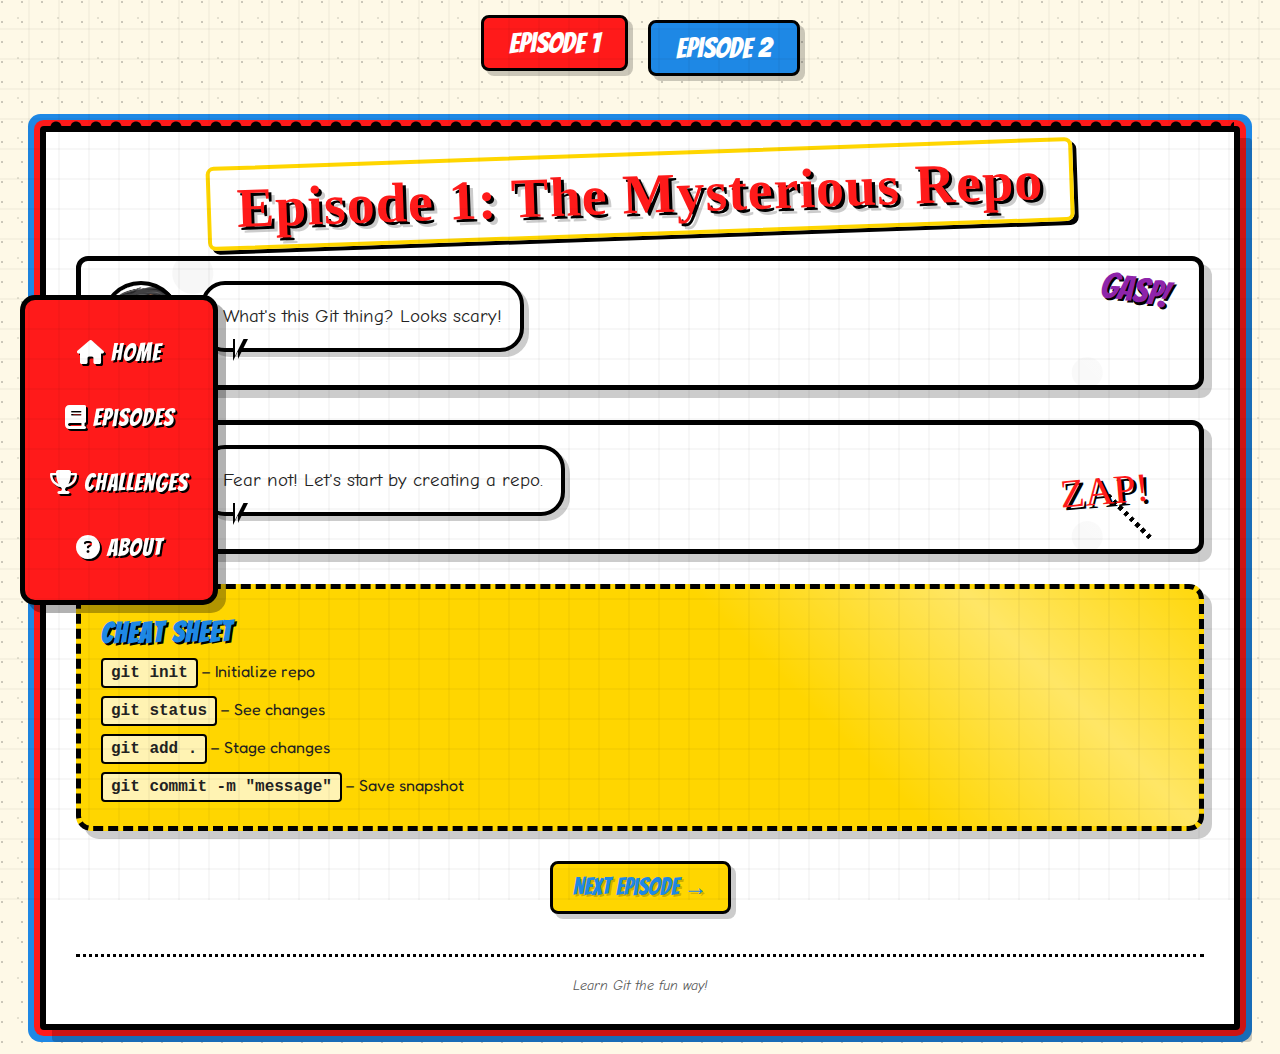
<file: episode2.html>
<!DOCTYPE html>
<html lang="en">
  <head>
    <meta charset="UTF-8" />
    <meta name="viewport" content="width=device-width, initial-scale=1.0" />
    <title>Git Comic - Enhanced Style</title>
    <link
      rel="stylesheet"
      href="https://cdnjs.cloudflare.com/ajax/libs/font-awesome/6.4.0/css/all.min.css"
    />
    <style>
      /* style.css - Enhanced Comic Book Theme */
      @import url("https://fonts.googleapis.com/css2?family=Comic+Neue:wght@700&family=Bangers&display=swap");
      @import url("https://fonts.googleapis.com/css2?family=Fredoka+One&family=Permanent+Marker&display=swap");

      :root {
        --primary-red: #ff1a1a;
        --primary-blue: #1e88e5;
        --primary-yellow: #ffd600;
        --accent-orange: #ff7b25;
        --accent-purple: #8e24aa;
      }

      * {
        box-sizing: border-box;
        margin: 0;
        padding: 0;
      }

      body {
        font-family: "Comic Neue", cursive;
        background: #fef9e7;
        background-image: radial-gradient(
            circle at 2px 2px,
            rgba(0, 0, 0, 0.2) 1px,
            transparent 0
          ),
          radial-gradient(
            circle at 18px 18px,
            rgba(0, 0, 0, 0.1) 1px,
            transparent 0
          );
        background-size: 20px 20px, 40px 40px;
        margin: 0;
        padding: 20px;
        color: #222;
        position: relative;
        overflow-x: hidden;
        min-height: 100vh;
      }

      body::before {
        content: "";
        position: fixed;
        top: 0;
        left: 0;
        right: 0;
        bottom: 0;
        background: linear-gradient(
            90deg,
            transparent 95%,
            rgba(0, 0, 0, 0.03) 95%
          ),
          linear-gradient(transparent 95%, rgba(0, 0, 0, 0.03) 95%);
        background-size: 30px 30px;
        pointer-events: none;
        z-index: 1000;
      }

      .container {
        max-width: 1200px;
        margin: 0 auto;
        display: flex;
        flex-direction: column;
        gap: 30px;
      }

      /* Comic Container with Ripped Paper Effect */
      .comic-container {
        width: 100%;
        padding: 30px;
        border: 6px solid #000;
        border-radius: 4px;
        background: #fff;
        box-shadow: 12px 12px 0 rgba(0, 0, 0, 0.2), 0 0 0 6px var(--primary-red),
          0 0 0 12px var(--primary-blue);
        position: relative;
        z-index: 1;
      }

      .comic-container::before,
      .comic-container::after {
        content: "";
        position: absolute;
        height: 20px;
        background: transparent;
        left: 0;
        right: 0;
        background-size: 20px 20px;
        background-position: 0 0;
        z-index: 2;
      }

      .comic-container::before {
        top: -20px;
        background-image: radial-gradient(
            circle at 10px 15px,
            #000 5px,
            transparent 6px
          ),
          radial-gradient(circle at 30px 15px, #000 5px, transparent 6px);
      }

      .comic-container::after {
        bottom: -20px;
        background-image: radial-gradient(
            circle at 20px -5px,
            #000 5px,
            transparent 6px
          ),
          radial-gradient(circle at 40px -5px, #000 5px, transparent 6px);
      }

      /* Comic Title */
      .comic-title {
        font-family: "Permanent Marker", cursive;
        font-size: 3.5rem;
        text-align: center;
        color: var(--primary-red);
        text-shadow: 3px 3px 0 #000, 6px 6px 0 rgba(0, 0, 0, 0.2);
        margin-bottom: 30px;
        letter-spacing: 1px;
        position: relative;
        display: inline-block;
        left: 50%;
        transform: translateX(-50%) rotate(-2deg);
        padding: 0 20px;
      }

      .comic-title::before {
        content: "";
        position: absolute;
        top: -10px;
        left: -10px;
        right: -10px;
        bottom: -10px;
        border: 4px solid var(--primary-yellow);
        border-radius: 8px;
        z-index: -1;
        background: rgba(255, 255, 255, 0.7);
        box-shadow: 4px 4px 0 #000;
      }

      /* Panels */
      .panel {
        display: flex;
        align-items: flex-start;
        margin-bottom: 30px;
        border: 5px solid #000;
        border-radius: 12px;
        background: #fff;
        padding: 20px;
        box-shadow: 8px 8px 0 rgba(0, 0, 0, 0.2);
        position: relative;
        overflow: hidden;
        background-image: radial-gradient(
            circle at 10% 10%,
            rgba(0, 0, 0, 0.03) 20px,
            transparent 21px
          ),
          radial-gradient(
            circle at 90% 90%,
            rgba(0, 0, 0, 0.03) 15px,
            transparent 16px
          );
      }

      .panel::before {
        content: "";
        position: absolute;
        top: 0;
        left: 0;
        right: 0;
        bottom: 0;
        background: linear-gradient(
          45deg,
          rgba(255, 255, 255, 0) 40%,
          rgba(255, 255, 255, 0.5) 50%,
          rgba(255, 255, 255, 0) 60%
        );
        background-size: 200% 200%;
        animation: shine 3s infinite linear;
        pointer-events: none;
        z-index: 2;
      }

      @keyframes shine {
        0% {
          background-position: -100% -100%;
        }
        100% {
          background-position: 100% 100%;
        }
      }

      /* Character Avatar */
      .avatar {
        flex-shrink: 0;
        margin-right: 20px;
        position: relative;
        z-index: 3;
      }

      .avatar img {
        width: 80px;
        height: 80px;
        border: 4px solid #000;
        border-radius: 50%;
        background: #fff;
        box-shadow: 5px 5px 0 rgba(0, 0, 0, 0.2);
        filter: drop-shadow(3px 3px 0 #000);
        transition: transform 0.3s ease;
      }

      .avatar img:hover {
        transform: scale(1.05) rotate(5deg);
      }

      /* Speech Bubble */
      .bubble {
        background: #fff;
        border: 4px solid #000;
        border-radius: 24px;
        padding: 18px;
        font-size: 1.2rem;
        line-height: 1.4;
        position: relative;
        box-shadow: 5px 5px 0 rgba(0, 0, 0, 0.2);
        max-width: 70%;
        z-index: 3;
      }

      /* Speech bubble tail */
      .bubble::after {
        content: "";
        position: absolute;
        bottom: -20px;
        left: 30px;
        border: 12px solid transparent;
        border-top: 20px solid #fff;
        border-right-width: 10px;
        border-left-width: 0;
        filter: drop-shadow(3px 3px 0 #000);
      }

      .bubble::before {
        content: "";
        position: absolute;
        bottom: -25px;
        left: 28px;
        border: 12px solid transparent;
        border-top: 22px solid #000;
        border-right-width: 11px;
        border-left-width: 0;
        z-index: -1;
      }

      /* Different colored bubbles for different characters */
      .student .bubble {
        background: #e1f5fe;
        border-color: #01579b;
      }

      .student .bubble::after {
        border-top-color: #e1f5fe;
      }

      .guru .bubble {
        background: #fff9c4;
        border-color: #f57f17;
      }

      .guru .bubble::after {
        border-top-color: #fff9c4;
      }

      /* Cheat Sheet Box */
      .cheatsheet {
        background: var(--primary-yellow);
        border: 5px dashed #000;
        border-radius: 15px;
        padding: 20px;
        margin-top: 30px;
        font-family: "Fredoka One", cursive;
        font-size: 1rem;
        box-shadow: 8px 8px 0 rgba(0, 0, 0, 0.2);
        position: relative;
        overflow: hidden;
        z-index: 3;
      }

      .cheatsheet::before {
        content: "";
        position: absolute;
        top: 0;
        left: 0;
        right: 0;
        bottom: 0;
        background: linear-gradient(
          45deg,
          transparent 40%,
          rgba(255, 255, 255, 0.4) 50%,
          transparent 60%
        );
        background-size: 200% 200%;
        animation: shine 4s infinite linear;
      }

      .cheatsheet h3 {
        font-family: "Bangers", cursive;
        font-size: 1.8rem;
        margin-bottom: 15px;
        color: var(--primary-blue);
        text-shadow: 2px 2px 0 #000;
        letter-spacing: 1px;
        transform: rotate(-1deg);
      }

      .cheatsheet code {
        background: rgba(255, 255, 255, 0.7);
        padding: 4px 8px;
        border-radius: 4px;
        border: 2px solid #000;
        font-weight: bold;
        display: inline-block;
        margin: 4px 0;
      }

      /* Sidebar Navigation */
      .sidebar {
        position: fixed;
        left: 20px;
        top: 50%;
        transform: translateY(-50%);
        background: var(--primary-red);
        padding: 20px 15px;
        border: 5px solid #000;
        border-radius: 15px;
        box-shadow: 8px 8px 0 rgba(0, 0, 0, 0.3);
        z-index: 100;
        display: flex;
        flex-direction: column;
      }

      .sidebar a {
        display: block;
        margin: 15px 0;
        text-decoration: none;
        font-family: "Bangers", cursive;
        font-size: 1.5rem;
        color: #fff;
        text-shadow: 2px 2px 0 #000;
        transition: all 0.3s ease;
        letter-spacing: 1px;
        position: relative;
        padding: 5px 10px;
        text-align: center;
      }

      .sidebar a:hover {
        transform: scale(1.1) translateX(5px);
        color: var(--primary-yellow);
      }

      .sidebar a::before {
        content: "★";
        position: absolute;
        left: -15px;
        top: 50%;
        transform: translateY(-50%);
        opacity: 0;
        transition: opacity 0.3s ease;
      }

      .sidebar a:hover::before {
        opacity: 1;
      }

      /* Episode Footer */
      .footer {
        text-align: center;
        margin-top: 40px;
        font-size: 0.9rem;
        color: #555;
        font-style: italic;
        border-top: 3px dotted #000;
        padding-top: 20px;
      }

      /* Action words */
      .action-text {
        font-family: "Permanent Marker", cursive;
        font-size: 2.5rem;
        color: var(--primary-red);
        text-shadow: 3px 3px 0 #000;
        transform: rotate(-5deg);
        display: inline-block;
        margin: 15px 0;
        animation: pulse 1.5s infinite alternate;
        position: absolute;
        z-index: 4;
      }

      @keyframes pulse {
        from {
          transform: rotate(-5deg) scale(1);
        }
        to {
          transform: rotate(-5deg) scale(1.1);
        }
      }

      /* Motion lines */
      .motion-lines {
        position: absolute;
        height: 5px;
        background: repeating-linear-gradient(
          to right,
          #000,
          #000 4px,
          transparent 4px,
          transparent 8px
        );
        z-index: 2;
      }

      /* Comic sound effects */
      .sound-effect {
        position: absolute;
        font-family: "Bangers", cursive;
        font-size: 2.2rem;
        color: var(--accent-purple);
        text-shadow: 2px 2px 0 #000;
        transform: rotate(10deg);
        z-index: 4;
        animation: wobble 0.5s infinite alternate;
      }

      @keyframes wobble {
        from {
          transform: rotate(8deg) scale(1);
        }
        to {
          transform: rotate(12deg) scale(1.1);
        }
      }

      /* Page turn effect for navigation */
      .nav {
        display: flex;
        justify-content: center;
        gap: 20px;
        margin-top: 30px;
      }

      .nav a {
        display: inline-block;
        font-family: "Bangers", cursive;
        font-size: 1.5rem;
        color: var(--primary-blue);
        text-decoration: none;
        text-shadow: 2px 2px 0 rgba(0, 0, 0, 0.2);
        padding: 10px 20px;
        border: 3px solid #000;
        border-radius: 8px;
        background: var(--primary-yellow);
        box-shadow: 5px 5px 0 rgba(0, 0, 0, 0.2);
        transition: all 0.3s ease;
      }

      .nav a:hover {
        transform: translateY(-5px) rotate(3deg);
        box-shadow: 8px 8px 0 rgba(0, 0, 0, 0.2);
      }

      /* Episode container */
      .episode {
        display: none;
      }

      .episode.active {
        display: block;
      }

      /* Responsive adjustments */
      @media (max-width: 768px) {
        .comic-container {
          margin: 20px;
          padding: 20px;
        }

        .sidebar {
          position: relative;
          top: auto;
          left: auto;
          transform: none;
          margin: 20px auto;
          width: 90%;
          display: flex;
          flex-direction: row;
          justify-content: space-around;
        }

        .sidebar a {
          margin: 0 5px;
        }

        .bubble {
          max-width: 60%;
          font-size: 1rem;
        }

        .comic-title {
          font-size: 2.5rem;
        }
      }

      /* Episode selector */
      .episode-selector {
        display: flex;
        justify-content: center;
        margin-bottom: 20px;
        gap: 20px;
      }

      .episode-btn {
        font-family: "Bangers", cursive;
        font-size: 1.8rem;
        padding: 10px 25px;
        background: var(--primary-blue);
        color: white;
        border: 3px solid #000;
        border-radius: 8px;
        cursor: pointer;
        box-shadow: 5px 5px 0 rgba(0, 0, 0, 0.2);
        transition: all 0.3s ease;
      }

      .episode-btn:hover {
        transform: translateY(-5px);
        background: var(--primary-red);
      }

      .episode-btn.active {
        background: var(--primary-red);
        transform: translateY(-5px);
      }
    </style>
  </head>
  <body>
    <div class="container">
      <div class="episode-selector">
        <button class="episode-btn active" data-episode="1">Episode 1</button>
        <button class="episode-btn" data-episode="2">Episode 2</button>
      </div>

      <!-- Episode 1 -->
      <div class="episode active" id="episode1">
        <div class="comic-container">
          <h1 class="comic-title">Episode 1: The Mysterious Repo</h1>

          <!-- Scene 1 -->
          <div class="panel">
            <div class="avatar">
              <img src="assets/ckid.jpg" alt="Student Avatar" />
            </div>
            <div class="bubble student">
              What's this Git thing? Looks scary!
            </div>
            <div class="sound-effect" style="top: 10px; right: 30px">GASP!</div>
          </div>

          <!-- Scene 2 -->
          <div class="panel">
            <div class="avatar">
              <img
                src="assets/teacher-removebg-preview.png"
                alt="Guru Avatar"
              />
            </div>
            <div class="bubble guru">
              Fear not! Let's start by creating a repo.
            </div>
            <div class="action-text" style="right: 50px; bottom: 20px">
              ZAP!
            </div>
            <div
              class="motion-lines"
              style="
                width: 60px;
                bottom: 30px;
                right: 40px;
                transform: rotate(45deg);
              "
            ></div>
          </div>

          <div class="cheatsheet">
            <h3>Cheat Sheet</h3>
            <code>git init</code> – Initialize repo<br />
            <code>git status</code> – See changes<br />
            <code>git add .</code> – Stage changes<br />
            <code>git commit -m "message"</code> – Save snapshot
          </div>

          <!-- Navigation -->
          <div class="nav">
            <a href="#" onclick="showEpisode(2)">Next Episode →</a>
          </div>

          <div class="footer">Learn Git the fun way!</div>
        </div>
      </div>

      <!-- Episode 2 -->
      <div class="episode" id="episode2">
        <div class="comic-container">
          <h1 class="comic-title">Episode 2: Snapshots of Doom</h1>

          <!-- Scene 1 -->
          <div class="panel">
            <div class="avatar">
              <img src="assets/ckid.jpg" alt="Student Avatar" />
            </div>
            <div class="bubble student">
              Oh no! I broke my code! Can I go back?
            </div>
            <div class="sound-effect" style="top: 10px; right: 30px">
              CRASH!
            </div>
            <div
              class="motion-lines"
              style="
                width: 80px;
                top: 40px;
                right: 20px;
                transform: rotate(-20deg);
              "
            ></div>
          </div>

          <!-- Scene 2 -->
          <div class="panel">
            <div class="avatar">
              <img
                src="assets/teacher-removebg-preview.png"
                alt="Guru Avatar"
              />
            </div>
            <div class="bubble guru">Relax. Git is a time machine.</div>
            <div class="action-text" style="right: 30px; top: 20px">
              WHOOSH!
            </div>
            <div
              class="motion-lines"
              style="
                width: 100px;
                top: 50px;
                right: 10px;
                transform: rotate(10deg);
              "
            ></div>
          </div>

          <div class="cheatsheet">
            <h3>Cheat Sheet</h3>
            <code>git log --oneline</code> – History<br />
            <code>git diff</code> – See changes<br />
            <code>git checkout &lt;commit&gt;</code> – Travel back<br />
            <code>git restore</code> – Undo changes
          </div>

          <!-- Navigation -->
          <div class="nav">
            <a href="#" onclick="showEpisode(1)">← Previous Episode</a>
            <a href="#">Next Episode →</a>
          </div>

          <div class="footer">Learn Git the fun way!</div>
        </div>
      </div>
    </div>

    <div class="sidebar">
      <a href="#"><i class="fas fa-home"></i> Home</a>
      <a href="#"><i class="fas fa-book"></i> Episodes</a>
      <a href="#"><i class="fas fa-trophy"></i> Challenges</a>
      <a href="#"><i class="fas fa-question-circle"></i> About</a>
    </div>

    <script>
      function showEpisode(episodeNumber) {
        // Hide all episodes
        document.querySelectorAll(".episode").forEach((ep) => {
          ep.classList.remove("active");
        });

        // Show selected episode
        document
          .getElementById("episode" + episodeNumber)
          .classList.add("active");

        // Update episode buttons
        document.querySelectorAll(".episode-btn").forEach((btn) => {
          btn.classList.remove("active");
        });
        document
          .querySelector('[data-episode="' + episodeNumber + '"]')
          .classList.add("active");
      }

      // Add event listeners to episode buttons
      document.querySelectorAll(".episode-btn").forEach((btn) => {
        btn.addEventListener("click", function () {
          showEpisode(this.getAttribute("data-episode"));
        });
      });
    </script>
  </body>
</html>
</file>
